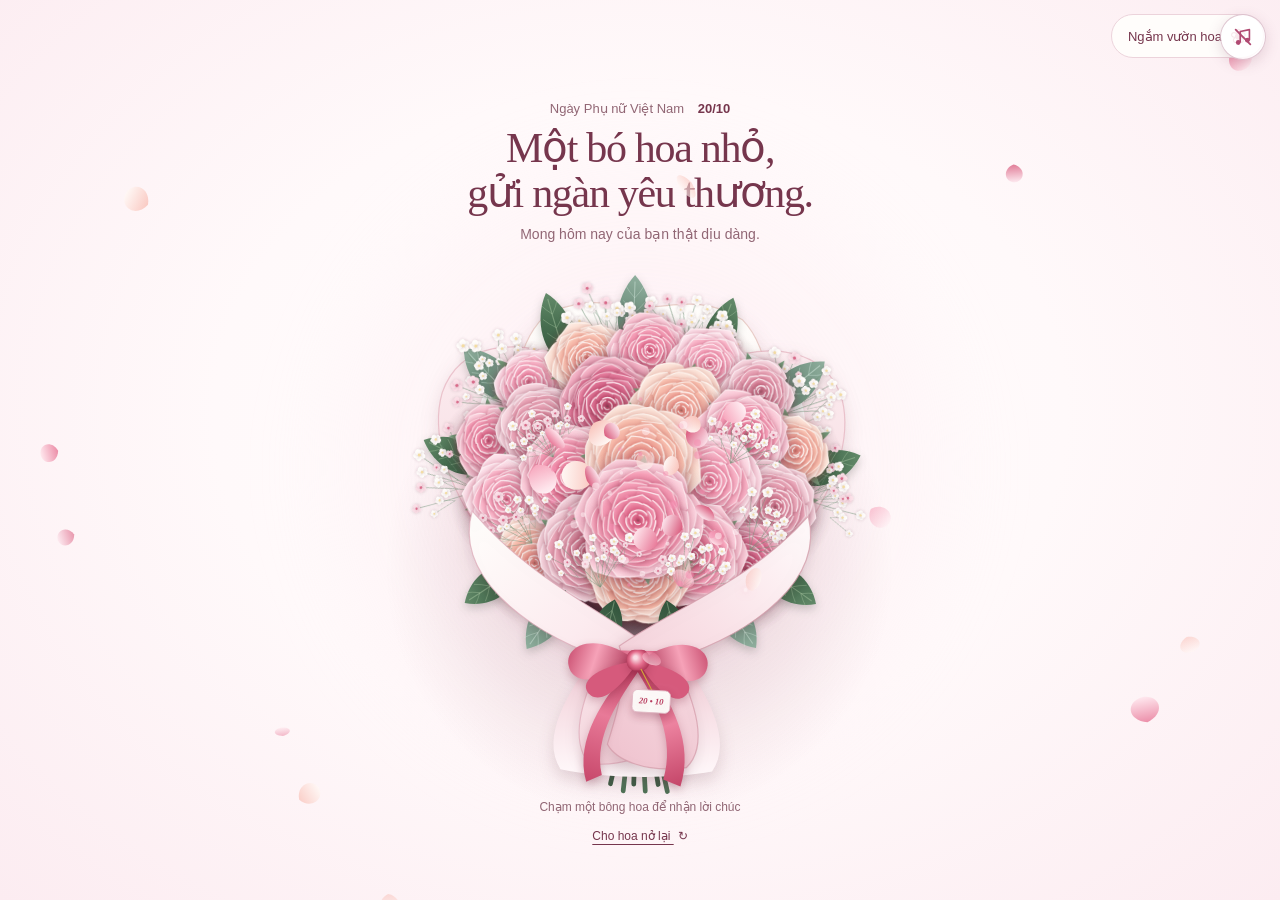
<file: index.html>
<!DOCTYPE html>
<html lang="vi">
<head>
  <meta charset="UTF-8">
  <meta name="viewport" content="width=device-width, initial-scale=1.0">
  <meta name="theme-color" content="#fff8fa">
  <meta name="description" content="Một bó hoa và tấm thiệp nhỏ, gửi những lời chúc dịu dàng nhân ngày Phụ nữ Việt Nam 20/10.">
  <title>Một bó hoa dành tặng bạn · 20/10</title>
  <link rel="stylesheet" href="./style.css">
  <script src="./script.js" defer></script>
  <script src="./card.js" defer></script>
  <script src="./album.js" defer></script>
</head>
<body>
  <main>
    <a class="garden-link" href="./garden.html">Ngắm vườn hoa <span aria-hidden="true">❀</span></a>
    <canvas id="ambientPetalsCanvas" aria-hidden="true"></canvas>
    <header class="greeting">
      <p class="occasion">Ngày Phụ nữ Việt Nam <span>20/10</span></p>
      <h1>Một bó hoa nhỏ,<br>gửi ngàn yêu thương.</h1>
      <p class="greeting-caption">Mong hôm nay của bạn thật dịu dàng.</p>
    </header>

    <div class="gift-layout">
      <section class="scene-column" aria-label="Hoa và những lời chúc 20/10">


        <div class="gift-visuals">
          <div class="bouquet-composition">
            <div id="bouquetStageWrapper" role="button" tabindex="0"
              aria-label="Bó hoa hồng. Nhấn Enter để nhận lời chúc; dùng phím mũi tên để chọn bông hoa."
              aria-describedby="bouquetHint">
              <canvas id="bouquetCanvas" aria-hidden="true"></canvas>
            </div>
            <button class="envelope-button" id="openCard" type="button" aria-haspopup="dialog" aria-controls="greetingCard" aria-expanded="false" hidden>
              <span class="envelope" aria-hidden="true"><span class="envelope-letter">Gửi bạn</span><span class="envelope-seal">♡</span></span>
              <span class="envelope-caption">Có một tấm thiệp cho bạn</span>
              <span class="envelope-action">Mở thiệp</span>
            </button>
          </div>

        </div>

        <footer class="scene-footer">
          <p id="bouquetHint" class="bouquet-hint">Chạm một bông hoa để nhận lời chúc</p>
          <p id="roseWish" class="rose-wish" role="status" aria-live="polite" aria-atomic="true"></p>
          <button class="text-button" id="replayBloom" type="button">Cho hoa nở lại <span aria-hidden="true">↻</span></button>
        </footer>
      </section>

      <dialog id="greetingCard" class="card-dialog" aria-labelledby="cardTitle">
        <div class="letter-paper">
          <button class="close-button" id="closeCard" type="button" aria-label="Đóng thiệp">×</button>
          <div id="cardReading">
            <div class="letter-date" aria-label="Ngày 20 tháng 10"><span>20</span><span class="date-stem" aria-hidden="true"></span><span>10</span></div>
            <p class="letter-recipient">Gửi <span id="cardRecipient">Bạn</span>,</p>
            <h2 id="cardTitle">Chúc bạn một ngày<br>thật nhiều yêu thương.</h2>
            <div class="letter-flower" aria-hidden="true">❀</div>
            <p id="cardMessage" class="letter-message"></p>
            <div class="letter-signoff"><p>Với thật nhiều thương mến,</p><p id="cardSender" class="letter-signature"></p></div>
            <div class="letter-fold" aria-hidden="true"></div>
            <div class="letter-actions"><button id="viewAlbum" class="text-button" type="button" aria-controls="memoryAlbum">Xem album kỷ niệm <span aria-hidden="true">♡</span></button><button id="editCard" class="text-button" type="button">Viết lời chúc riêng <span aria-hidden="true">✎</span></button></div>
          </div>
          <form id="cardEditor" hidden>
            <p class="editor-intro">Một tấm thiệp mang lời của bạn.</p>
            <h2 id="editorTitle" class="editor-title">Viết chút yêu thương</h2>
            <label for="recipientInput">Gửi đến</label>
            <input id="recipientInput" name="recipient" maxlength="60" required autocomplete="off">
            <label for="messageInput">Lời chúc 20/10</label>
            <textarea id="messageInput" name="message" rows="7" maxlength="1500" required></textarea>
            <label for="senderInput">Người gửi</label>
            <input id="senderInput" name="sender" maxlength="60" required autocomplete="off">
            <p class="editor-hint">Lời chúc được lưu trên trình duyệt này.</p>
            <div class="editor-actions"><button class="primary-button" type="submit">Lưu lời chúc</button><button class="text-button" id="cancelEdit" type="button">Hủy</button></div>
          </form>
          <p id="cardStatus" class="card-status" role="status" aria-live="polite"></p>
        </div>
      </dialog>
    </div>
    <section id="memoryAlbum" class="memory-album" aria-labelledby="albumTitle" hidden>
      <header class="album-heading">
        <p class="album-note">Một chút kỷ niệm, dành riêng cho bạn</p>
        <h2 id="albumTitle">Những khoảnh khắc thương yêu</h2>
        <button id="toggleAlbum" class="text-button" type="button" aria-expanded="false" aria-controls="albumPhotos">Xòe album <span aria-hidden="true">♡</span></button>
        <button id="editAlbum" class="text-button" type="button" aria-expanded="false" aria-controls="albumPhotos">Thay ảnh <span aria-hidden="true">✎</span></button>
      </header>
      <p id="albumEditHint" class="album-edit-hint" hidden>Chọn ảnh từ thiết bị của bạn, tối đa 20 MB mỗi ảnh. Ảnh được lưu trên trình duyệt này, không tự gửi sang thiết bị khác.</p>
      <p id="albumStatus" class="album-status" role="status" aria-live="polite" aria-atomic="true"></p>
      <div id="albumPhotos" class="album-photos">
        <figure class="portrait-card album-card">
          <div class="portrait-photo"><img src="./assets/album/ban-1.jpg" alt="Ảnh kỷ niệm thứ nhất của người nhận thiệp" width="768" height="1024" decoding="async"></div>
          <figcaption><span class="portrait-dedication">Một ngày đi làm đẹp.</span><span class="portrait-date">Khoảnh khắc đáng nhớ</span></figcaption>
          <div class="photo-actions" hidden>
            <button class="text-button change-photo" type="button" aria-label="Đổi ảnh thứ nhất">Đổi ảnh</button>
            <button class="text-button reset-photo" type="button" aria-label="Khôi phục ảnh thứ nhất" disabled>Ảnh ban đầu</button>
            <input class="photo-input" type="file" accept="image/*" aria-label="Chọn ảnh thứ nhất" hidden>
          </div>
        </figure>
        <figure class="portrait-card album-card">
          <div class="portrait-photo"><img src="./assets/album/ban-2.jpg" alt="Ảnh kỷ niệm thứ hai của người nhận thiệp" width="768" height="1024" decoding="async" loading="lazy"></div>
          <figcaption><span class="portrait-dedication">Hóa thân thiên thần.</span><span class="portrait-date">Một ngày đi chơi vui</span></figcaption>
          <div class="photo-actions" hidden>
            <button class="text-button change-photo" type="button" aria-label="Đổi ảnh thứ hai">Đổi ảnh</button>
            <button class="text-button reset-photo" type="button" aria-label="Khôi phục ảnh thứ hai" disabled>Ảnh ban đầu</button>
            <input class="photo-input" type="file" accept="image/*" aria-label="Chọn ảnh thứ hai" hidden>
          </div>
        </figure>
        <figure class="portrait-card album-card">
          <div class="portrait-photo"><img src="./assets/album/ban-3.jpg" alt="Ảnh kỷ niệm thứ ba của người nhận thiệp" width="768" height="1024" decoding="async" loading="lazy"></div>
          <figcaption><span class="portrait-dedication">Đi đâu cũng có nhau.</span><span class="portrait-date">Chuyến đi đáng nhớ</span></figcaption>
          <div class="photo-actions" hidden>
            <button class="text-button change-photo" type="button" aria-label="Đổi ảnh thứ ba">Đổi ảnh</button>
            <button class="text-button reset-photo" type="button" aria-label="Khôi phục ảnh thứ ba" disabled>Ảnh ban đầu</button>
            <input class="photo-input" type="file" accept="image/*" aria-label="Chọn ảnh thứ ba" hidden>
          </div>
        </figure>
        <figure class="portrait-card album-card">
          <div class="portrait-photo"><img src="./assets/album/ban-4.jpg" alt="Ảnh kỷ niệm thứ tư của người nhận thiệp" width="768" height="1024" decoding="async" loading="lazy"></div>
          <figcaption><span class="portrait-dedication">Nụ cười thật tươi.</span><span class="portrait-date">Ngày nắng đẹp</span></figcaption>
          <div class="photo-actions" hidden>
            <button class="text-button change-photo" type="button" aria-label="Đổi ảnh thứ tư">Đổi ảnh</button>
            <button class="text-button reset-photo" type="button" aria-label="Khôi phục ảnh thứ tư" disabled>Ảnh ban đầu</button>
            <input class="photo-input" type="file" accept="image/*" aria-label="Chọn ảnh thứ tư" hidden>
          </div>
        </figure>
        <figure class="portrait-card album-card">
          <div class="portrait-photo"><img src="./assets/album/ban-5.jpg" alt="Ảnh kỷ niệm thứ năm của người nhận thiệp" width="768" height="1024" decoding="async" loading="lazy"></div>
          <figcaption><span class="portrait-dedication">Bạn bè là nhất.</span><span class="portrait-date">Kỷ niệm của chúng ta</span></figcaption>
          <div class="photo-actions" hidden>
            <button class="text-button change-photo" type="button" aria-label="Đổi ảnh thứ năm">Đổi ảnh</button>
            <button class="text-button reset-photo" type="button" aria-label="Khôi phục ảnh thứ năm" disabled>Ảnh ban đầu</button>
            <input class="photo-input" type="file" accept="image/*" aria-label="Chọn ảnh thứ năm" hidden>
          </div>
        </figure>
        <figure class="portrait-card album-card">
          <div class="portrait-photo"><img src="./assets/album/ban-6.jpg" alt="Ảnh kỷ niệm thứ sáu của người nhận thiệp" width="768" height="1024" decoding="async" loading="lazy"></div>
          <figcaption><span class="portrait-dedication">Xinh lung linh luôn.</span><span class="portrait-date">Một ngày thật đẹp</span></figcaption>
          <div class="photo-actions" hidden>
            <button class="text-button change-photo" type="button" aria-label="Đổi ảnh thứ sáu">Đổi ảnh</button>
            <button class="text-button reset-photo" type="button" aria-label="Khôi phục ảnh thứ sáu" disabled>Ảnh ban đầu</button>
            <input class="photo-input" type="file" accept="image/*" aria-label="Chọn ảnh thứ sáu" hidden>
          </div>
        </figure>
        <figure class="portrait-card album-card">
          <div class="portrait-photo"><img src="./assets/album/ban-7.jpg" alt="Ảnh kỷ niệm thứ bảy của người nhận thiệp" width="768" height="1024" decoding="async" loading="lazy"></div>
          <figcaption><span class="portrait-dedication">Mặc áo đôi nè.</span><span class="portrait-date">Những ngày thật vui</span></figcaption>
          <div class="photo-actions" hidden>
            <button class="text-button change-photo" type="button" aria-label="Đổi ảnh thứ bảy">Đổi ảnh</button>
            <button class="text-button reset-photo" type="button" aria-label="Khôi phục ảnh thứ bảy" disabled>Ảnh ban đầu</button>
            <input class="photo-input" type="file" accept="image/*" aria-label="Chọn ảnh thứ bảy" hidden>
          </div>
        </figure>
      </div>
      <p class="album-footnote">Có những điều nhỏ, nhớ lại vẫn thấy vui.</p>
    </section>
    <noscript><p class="noscript-message">Bật JavaScript để ngắm hoa nở và mở thiệp 20/10 nhé.</p></noscript>
  </main>

  <!-- Nhạc nền: Tình Bạn Diệu Kỳ (file người dùng cung cấp). Phát khi chạm vào trang, có nút ♪ bật/tắt. -->
  <audio id="bgMusic" src="./assets/tinh-ban-dieu-ky.mp3" loop preload="auto" aria-hidden="true"></audio>
  <button id="musicToggle" type="button" aria-label="Bật nhạc nền" aria-pressed="false" title="Bật / tắt nhạc nền" style="position:fixed;top:14px;right:14px;z-index:60;width:46px;height:46px;border-radius:50%;border:1px solid rgba(160,90,120,.35);background:rgba(255,255,255,.85);box-shadow:0 4px 14px rgba(120,60,90,.18);cursor:pointer;display:flex;align-items:center;justify-content:center;padding:0">
    <svg width="22" height="22" viewBox="0 0 24 24" fill="none" aria-hidden="true"><path d="M9 18V6l10-2v11.5" stroke="#b04a72" stroke-width="1.8" stroke-linejoin="round"/><circle cx="6.8" cy="18" r="2.6" fill="#b04a72"/><circle cx="16.8" cy="15.5" r="2.6" fill="#b04a72"/><line id="musicSlash" x1="4" y1="4" x2="20" y2="20" stroke="#b04a72" stroke-width="2" stroke-linecap="round"/></svg>
  </button>
  <style>@keyframes musicPulse{0%,100%{transform:scale(1)}50%{transform:scale(1.09)}} #musicToggle.is-playing{animation:musicPulse 2.4s ease-in-out infinite}</style>
  <script>
    (() => {
      'use strict';
      const music = document.getElementById('bgMusic');
      const toggle = document.getElementById('musicToggle');
      const slash = document.getElementById('musicSlash');
      let fadeTimer = 0;
      let on = false;
      music.volume = 0;
      function reflect() {
        toggle.classList.toggle('is-playing', on);
        toggle.setAttribute('aria-pressed', String(on));
        toggle.setAttribute('aria-label', on ? 'Tắt nhạc nền' : 'Bật nhạc nền');
        if (on) { slash.setAttribute('hidden', ''); } else { slash.removeAttribute('hidden'); }
      }
      function fadeTo(target, done) {
        clearInterval(fadeTimer);
        fadeTimer = setInterval(() => {
          const d = target - music.volume;
          if (Math.abs(d) < 0.02) { music.volume = target; clearInterval(fadeTimer); if (done) done(); }
          else { music.volume = Math.min(1, Math.max(0, music.volume + d * 0.18)); }
        }, 90);
      }
      function play() { music.play().then(() => { on = true; fadeTo(0.45); reflect(); }).catch(() => {}); }
      function stop() { on = false; fadeTo(0, () => music.pause()); reflect(); }
      document.addEventListener('pointerdown', () => { if (!on) play(); }, { once: true });
      toggle.addEventListener('click', () => { if (on) { stop(); } else { play(); } });
      reflect();
      play(); // Mặc định mở nhạc: phát ngay khi mở trang (nếu trình duyệt chặn, lần chạm đầu tiên sẽ phát).
    })();
  </script>
</body>
</html>
</file>
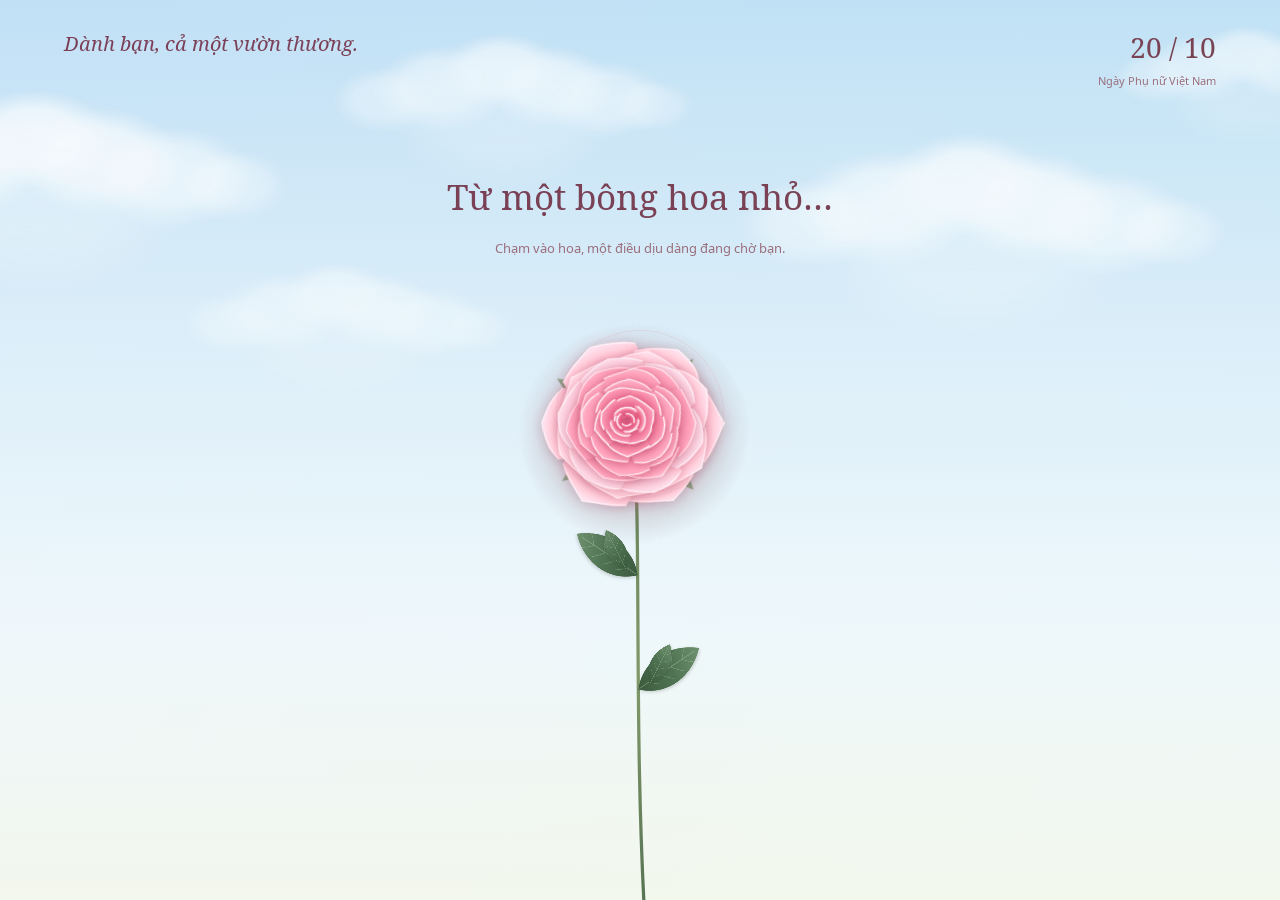
<file: garden.html>
<!DOCTYPE html>
<html lang="vi">
<head>
  <meta charset="UTF-8">
  <meta name="viewport" content="width=device-width, initial-scale=1.0">
  <meta name="theme-color" content="#bbdff5">
  <meta name="description" content="Chạm một bông hoa, đánh thức cả khu vườn và nhận một lời chúc dịu dàng ngày 20/10.">
  <title>Cả một vườn thương tặng bạn · 20/10</title>
  <link rel="preload" href="./assets/fonts/noto-serif-regular.woff2" as="font" type="font/woff2" crossorigin>
  <link rel="preload" href="./assets/fonts/noto-sans-regular.woff2" as="font" type="font/woff2" crossorigin>
  <style>
    @font-face {
      font-family: "Noto Serif";
      src: url("./assets/fonts/noto-serif-regular.woff2") format("woff2");
      font-style: normal; font-weight: 400; font-display: swap;
    }
    @font-face {
      font-family: "Noto Serif";
      src: url("./assets/fonts/noto-serif-italic.woff2") format("woff2");
      font-style: italic; font-weight: 400; font-display: swap;
    }
    @font-face {
      font-family: "Noto Sans";
      src: url("./assets/fonts/noto-sans-regular.woff2") format("woff2");
      font-style: normal; font-weight: 400; font-display: swap;
    }
    :root {
      color-scheme: light;
      --sky: #bbdff5;
      --ink: #703a50;
      --muted: #936779;
      --rose: #c66388;
      --leaf: #6c8b71;
      --paper: #fffdfc;
      --font-letter: "Noto Serif", serif;
      font-family: "Noto Sans", sans-serif;
      color: var(--ink);
      font-synthesis: none;
    }
    * { box-sizing: border-box; }
    [hidden] { display: none !important; }
    html, body { margin: 0; min-width: 280px; min-height: 100%; }
    body { background: var(--sky); -webkit-tap-highlight-color: transparent; }
    button { font: inherit; color: inherit; cursor: pointer; touch-action: manipulation; }
    button:focus-visible, input:focus-visible, textarea:focus-visible { outline: 2px solid var(--ink); outline-offset: 4px; }
    .garden {
      position: relative; min-height: 560px; height: 100svh; overflow: hidden;
      isolation: isolate;
      background: linear-gradient(180deg, #bbdff5 0%, #d8edf9 37%, #edf7fb 70%, #f2f7ec 100%);
    }
    .garden::after {
      content: ""; position: absolute; inset: 0; z-index: -2; pointer-events: none;
      background: radial-gradient(ellipse at 50% 110%, #d7e8caaa, transparent 58%);
      opacity: 0; transition: opacity 4s;
    }
    .garden.is-growing::after { opacity: 1; }
    .page-header {
      position: absolute; top: max(28px, env(safe-area-inset-top));
      left: clamp(24px, 5vw, 76px); right: clamp(24px, 5vw, 76px);
      display: flex; align-items: start; justify-content: space-between; gap: 24px;
      pointer-events: none;
    }
    .dedication { margin: 0; font: italic 20px/1.6 var(--font-letter); }
    .date { margin: 0; text-align: right; font-size: 11px; line-height: 1.7; color: var(--muted); }
    .date span { display: block; font: 28px/1.4 var(--font-letter); color: var(--ink); margin-bottom: 5px; }
    #flowers { position: absolute; inset: 0; z-index: -1; width: 100%; height: 100%; }
    .flower-button {
      position: absolute; left: 50%; top: 46%; transform: translate(-50%, -50%);
      width: 184px; height: 184px; border: 0; border-radius: 50%; background: transparent;
    }
    .flower-button::after {
      content: ""; position: absolute; inset: 8px; border: 1px solid #d69ab23b; border-radius: 50%;
      transition: transform .5s, border-color .5s;
    }
    .flower-button:hover::after { transform: scale(1.13); border-color: #c6638888; }
    .intro {
      position: absolute; left: 24px; right: 24px; top: 19%; text-align: center;
      transition: opacity .65s, transform .65s; pointer-events: none;
    }
    h1 { margin: 0; font: 400 clamp(25px, 3vw, 35px)/1.5 var(--font-letter); }
    .intro p { margin: 13px 0 0; font-size: 13px; line-height: 1.7; color: var(--muted); }
    .is-growing .intro { opacity: 0; transform: translateY(12px); }
    .progress {
      position: absolute; bottom: 36px; left: 20px; right: 20px; margin: 0;
      text-align: center; font: italic 17px/1.7 var(--font-letter);
      opacity: 0; transition: opacity .6s; pointer-events: none;
      text-shadow: 0 1px 12px #fff, 0 1px 8px #fff;
    }
    .is-growing:not(.is-ready) .progress { opacity: 1; }
    .garden-actions {
      position: absolute; bottom: max(24px, env(safe-area-inset-bottom)); left: 0; right: 0;
      display: flex; justify-content: center; flex-wrap: wrap; gap: 12px; padding: 0 16px;
    }
    .garden-actions button {
      border: 1px solid #dcb9c8; background: #fffdfcf2; border-radius: 30px;
      padding: 12px 20px; font-size: 12px; box-shadow: 0 3px 16px #76364d0c;
    }
    .garden-actions button:hover { background: #fae7ef; }
    dialog {
      width: min(480px, calc(100% - 36px)); max-height: calc(100svh - 36px);
      padding: 0; border: 0; overflow: auto; background: var(--paper); color: var(--ink);
      box-shadow: 0 24px 100px #69394d24, 0 2px 10px #69394d12;
      scrollbar-width: none;
      -ms-overflow-style: none;
    }
    dialog::-webkit-scrollbar { display: none; }
    dialog::backdrop { background: #eaf5fc3d; backdrop-filter: blur(3px); }
    dialog[open] { animation: unfold 1s cubic-bezier(.2,.8,.2,1) both; }
    .letter { position: relative; padding: 38px 42px 28px; text-align: center; }
    .letter::before { content: ""; position: absolute; inset: 10px; border: 1px solid #eed6e1; pointer-events: none; }
    .close-card { position: absolute; top: 15px; right: 16px; width: 34px; height: 34px; border: 0; background: transparent; font-size: 25px; }
    .letter-date { margin: 2px 0 20px; font: 24px/1.4 var(--font-letter); color: var(--rose); }
    .letter-date span { display: inline-block; width: 1px; height: 27px; background: #d9aec1; transform: rotate(24deg); margin: 0 15px -5px; }
    .letter-sprig { display: block; margin: 0 auto 17px; width: 75px; height: 55px; }
    .recipient { font: italic 17px/1.7 var(--font-letter); margin: 0 0 13px; }
    h2 { font: 400 clamp(26px, 5vw, 32px)/1.5 var(--font-letter); margin: 0 0 24px; text-wrap: balance; }
    .message { font-size: 14px; line-height: 1.95; margin: 0 0 15px; text-wrap: pretty; }
    .signature { margin: 24px 0; font: italic 17px/1.8 var(--font-letter); }
    .recipient, h2, .message, .signature { overflow-wrap: anywhere; }
    h2, .message, .signature { white-space: pre-wrap; }
    .letter-actions { display: flex; flex-wrap: wrap; justify-content: center; gap: 12px 20px; }
    .view-garden { position: relative; border: 0; border-bottom: 1px solid #cba1b2; padding: 7px 2px; background: transparent; font-size: 12px; }
    .card-editor { text-align: left; }
    .card-editor h2 { text-align: center; margin-bottom: 20px; font-size: 25px; }
    .card-editor label { display: block; margin: 16px 0 7px; font-size: 13px; }
    .card-editor input, .card-editor textarea {
      display: block; width: 100%; min-width: 0; padding: 10px 12px;
      border: 1px solid #dcb9c8; border-radius: 4px; background: #fff9fb;
      color: var(--ink); font: 16px/1.6 "Noto Sans", sans-serif;
    }
    .card-editor textarea { resize: vertical; }
    .editor-hint, .card-status { color: var(--muted); font-size: 12px; line-height: 1.7; }
    .card-status { margin: 0; }
    .card-status:not(:empty) { margin-top: 16px; }
    .editor-actions { display: flex; align-items: center; flex-wrap: wrap; gap: 20px; margin-top: 20px; }
    .save-card { border: 1px solid var(--ink); border-radius: 24px; padding: 11px 18px; background: var(--ink); color: var(--paper); font-size: 13px; }
    .noscript { position: absolute; top: 30%; left: 20px; right: 20px; text-align: center; line-height: 1.8; }
    @keyframes unfold { from { opacity: 0; transform: translateY(35px) rotate(-2deg) scale(.94); } to { opacity: 1; transform: none; } }
    @media (max-width: 600px) {
      .dedication { font-size: 18px; max-width: 150px; }
      .date { max-width: 130px; font-size: 10px; }
      .date span { font-size: 25px; }
      .letter { padding: 35px 26px 25px; }
      .intro { top: 18%; }
      h1 { font-size: clamp(23px, 5.8vw, 28px); }
    }
    @media (max-height: 600px) and (min-width: 600px) {
      .garden { min-height: 360px; }
      .intro { top: 38%; right: auto; width: 30%; text-align: left; }
      h1 { font-size: 24px; }
      .intro p { margin-top: 6px; }
      .page-header { top: 20px; }
    }
    @media (prefers-reduced-motion: reduce) {
      *, *::before, *::after { animation: none !important; transition: none !important; }
    }
  </style>
  <link rel="stylesheet" href="./sister-extra.css">
</head>
<body>
  <main class="garden" id="garden">
    <header class="page-header">
      <p class="dedication">Dành bạn, cả một vườn thương.</p>
      <p class="date"><span>20 / 10</span>Ngày Phụ nữ Việt Nam</p>
    </header>
    <canvas id="flowers" aria-hidden="true"></canvas>
    <button class="flower-button" id="bloom" type="button" aria-label="Chạm để cả vườn hoa nở" aria-describedby="introHint"></button>
    <div class="intro" id="intro">
      <h1>Từ một bông hoa nhỏ…</h1>
      <p id="introHint">Chạm vào hoa, một điều dịu dàng đang chờ bạn.</p>
    </div>
    <p class="progress" id="status" role="status" aria-live="polite" aria-atomic="true"></p>
    <nav class="garden-actions" id="actions" aria-label="Vườn hoa và thiệp" hidden>
      <button id="readCard" type="button" aria-haspopup="dialog" aria-controls="wishCard">Đọc lại thiệp</button>
      <button id="replay" type="button">Cho hoa nở lại</button>
    </nav>
    <dialog id="wishCard" aria-labelledby="cardTitle">
      <article class="letter">
        <button class="close-card" id="closeCard" type="button" aria-label="Đóng thiệp">×</button>
        <p class="letter-date">20<span aria-hidden="true"></span>10</p>
        <svg class="letter-sprig" viewBox="0 0 90 64" fill="none" aria-hidden="true">
          <path d="M45 59 Q41 40 46 21 M44 49 Q25 47 23 35 Q39 33 44 49 M44 40 Q60 39 65 28 Q51 28 44 40" stroke="#78947a" stroke-width="1.2" fill="#dfe9d9"/>
          <g fill="#ecc1d2" stroke="#c9789a" stroke-width=".6">
            <ellipse cx="39" cy="17" rx="8" ry="12" transform="rotate(-40 39 17)"/>
            <ellipse cx="52" cy="17" rx="8" ry="12" transform="rotate(40 52 17)"/>
            <ellipse cx="45" cy="15" rx="8" ry="12"/>
            <path d="M30 19 Q44 17 45 30 Q33 32 30 19 M60 19 Q46 17 45 30 Q58 32 60 19"/>
          </g>
        </svg>
        <div id="cardReading">
          <p class="recipient">Gửi <span id="cardRecipient">Bạn</span>,</p>
          <h2 id="cardTitle">Mong những điều đẹp đẽ<br>luôn nở bên bạn.</h2>
          <div id="cardMessage">
            <p class="message">Chúc bạn ngày 20/10 thật vui vẻ, lúc nào cũng tươi cười rạng rỡ và hạnh phúc ngập tràn như vườn hoa này.</p>
            <p class="message">Chúc bạn công việc thuận buồm xuôi gió, thành công nối tiếp thành công, niềm vui nhiều không đếm hết.</p>
            <p class="message">Cảm ơn bạn vì đã luôn ở bên, chia sẻ mọi vui buồn cùng mình. Mong tình bạn của chúng ta mãi bền lâu!</p>
          </div>
          <p class="signature" id="cardSignature">Thương bạn nhiều! — Mình ♡</p>
          <div class="letter-actions">
            <button class="view-garden" id="viewGarden" type="button" autofocus>Ngắm vườn hoa</button>
            <button class="view-garden" id="editCard" type="button">Viết lời chúc riêng</button>
          </div>
        </div>
        <form class="card-editor" id="cardEditor" hidden>
          <h2 id="editorTitle">Viết chút yêu thương</h2>
          <label for="recipientInput">Gửi đến</label>
          <input id="recipientInput" name="recipient" maxlength="60" required autocomplete="off">
          <label for="titleInput">Tiêu đề thiệp</label>
          <textarea id="titleInput" name="title" rows="2" maxlength="160" required></textarea>
          <label for="messageInput">Lời chúc 20/10</label>
          <textarea id="messageInput" name="message" rows="7" maxlength="3000" required></textarea>
          <label for="signatureInput">Chữ ký</label>
          <input id="signatureInput" name="signature" maxlength="120" required autocomplete="off">
          <p class="editor-hint">Lời chúc được lưu trên trình duyệt này. Cách một dòng để bắt đầu đoạn mới.</p>
          <div class="editor-actions">
            <button class="save-card" type="submit">Lưu lời chúc</button>
            <button class="view-garden" id="cancelEdit" type="button">Hủy</button>
          </div>
        </form>
        <p class="card-status" id="cardStatus" role="status" aria-live="polite"></p>
      </article>
    </dialog>
    <noscript><p class="noscript">Bật JavaScript để chạm vào hoa và mở thiệp nhé.<br>Chúc bạn ngày 20/10 bình an, rạng rỡ và tràn đầy yêu thương!</p></noscript>
  </main>
  <script src="./garden-botany.js"></script>
  <script src="./garden-card.js"></script>
  <script>
    (() => {
      'use strict';
      const garden = document.getElementById('garden');
      const canvas = document.getElementById('flowers');
      const ctx = canvas.getContext('2d');
      const bloomButton = document.getElementById('bloom');
      const card = document.getElementById('wishCard');
      const actions = document.getElementById('actions');
      const status = document.getElementById('status');
      const motion = matchMedia('(prefers-reduced-motion: reduce)');
      const TAU = Math.PI * 2;
      const clamp = n => Math.max(0, Math.min(1, n));
      const ease = n => 1 - Math.pow(1 - clamp(n), 3);
      let seed = 2010;
      const random = () => { seed = seed * 16807 % 2147483647; return (seed - 1) / 2147483646; };
      const { createRealisticRoseSprite, createRoseBudSprite, drawBotanicalLeaf } = window.GardenBotany;
      const paletteKeys = ['sweetBlush', 'pastelPink', 'creamPeach', 'pearlVintage', 'berryRomance', 'paleGreen', 'skyBlue', 'pearlWhite', 'sunflowerGold', 'royalViolet', 'vividOrange', 'fuchsiaPop'];
      // Bake the soft focus and bloom into the sprites once, keeping the live scene light.
      function softenPetals(source, logicalSize, radius) {
        const image = document.createElement('canvas');
        image.width = source.width; image.height = source.height;
        const c = image.getContext('2d');
        const pixelRatio = source.width / logicalSize;
        c.globalAlpha = .3;
        c.filter = `blur(${radius * .13 * pixelRatio}px) brightness(1.35)`;
        c.drawImage(source, 0, 0);
        c.globalAlpha = 1;
        c.filter = `blur(${radius * .009 * pixelRatio}px) brightness(1.06)`;
        c.drawImage(source, 0, 0);
        return image;
      }
      // Use the same layered roses as index.html, cached at the sizes used in this scene.
      // Fully open flowers need only one draw instead of repainting every petal each frame.
      function prepareRose(config) {
        const rose = createRealisticRoseSprite(config);
        rose.whorlCanvases = rose.whorlCanvases.map(layer => softenPetals(layer, rose.logicalSize, rose.radius));
        const openCanvas = document.createElement('canvas');
        openCanvas.width = rose.baseCanvas.width;
        openCanvas.height = rose.baseCanvas.height;
        const c = openCanvas.getContext('2d');
        c.drawImage(rose.baseCanvas, 0, 0);
        rose.whorlCanvases.forEach(layer => c.drawImage(layer, 0, 0));
        return { ...rose, openCanvas };
      }
      const sprites = paletteKeys.flatMap((paletteKey, i) => ['garden', 'classic', 'peony'].map((variety, j) => prepareRose({
        radius: 46, paletteKey, variety, seed: 2010 + i * 107 + j * 41,
        tiltX: (j - 1) * .65, tiltY: -.2 + (i % 5) * .08, hasDewdrop: j === 0
      })));
      const heroSprite = prepareRose({ radius: 86, paletteKey: 'sweetBlush', variety: 'garden', tiltX: -.22, tiltY: -.3, seed: 2010, hasDewdrop: true });
      const budSprites = paletteKeys.map(paletteKey => {
        const bud = createRoseBudSprite({ paletteKey });
        return { ...bud, canvas: softenPetals(bud.canvas, bud.logicalSize, bud.radius) };
      });
      const leafCanvas = document.createElement('canvas');
      leafCanvas.width = 300; leafCanvas.height = 200;
      const leafContext = leafCanvas.getContext('2d');
      leafContext.scale(2, 2);
      drawBotanicalLeaf(leafContext, 20, 50, 0, 100, 31);
      // Soft cloud puffs are painted once, then drift behind the flowers.
      const cloudCanvas = document.createElement('canvas');
      cloudCanvas.width = 720; cloudCanvas.height = 360;
      const cloudContext = cloudCanvas.getContext('2d');
      const cloudPuffs = [
        [125, 164, 92, .52], [225, 143, 119, .67], [333, 112, 104, .81],
        [420, 141, 111, .75], [519, 163, 108, .61], [600, 174, 75, .43],
        [340, 183, 219, .3]
      ];
      cloudPuffs.forEach(([x, y, radius, opacity]) => {
        cloudContext.save(); cloudContext.translate(x, y); cloudContext.scale(1, .64);
        const puff = cloudContext.createRadialGradient(0, -radius * .12, radius * .16, 0, 0, radius);
        puff.addColorStop(0, `rgba(255,255,255,${opacity})`);
        puff.addColorStop(.48, `rgba(255,255,255,${opacity * .87})`);
        puff.addColorStop(.8, `rgba(255,255,255,${opacity * .3})`);
        puff.addColorStop(1, 'rgba(255,255,255,0)');
        cloudContext.fillStyle = puff; cloudContext.beginPath(); cloudContext.arc(0, 0, radius, 0, TAU); cloudContext.fill();
        cloudContext.restore();
      });
      const clouds = [
        { x: .04, y: .17, size: .42, opacity: .82, speed: 2.7 },
        { x: .4, y: .09, size: .32, opacity: .67, speed: 3.8 },
        { x: .77, y: .22, size: .43, opacity: .78, speed: 2.2 },
        { x: .27, y: .34, size: .29, opacity: .52, speed: 4.1 },
        { x: .98, y: .07, size: .25, opacity: .59, speed: 3.1 }
      ];
      const whorlDelays = [0, .12, .24, .34];
      const closedScales = [.44, .36, .28, .38];
      const twistAngles = [.52, -.78, 1.05, -1.35];
      const flowers = [];
      // Distant flowers are smaller and paler; foreground flowers grow taller and fuller.
      for (let row = 0; row < 5; row++) {
        const count = 24 + row * 2;
        for (let i = 0; i < count; i++) {
          const x = (i + random()) / count;
          flowers.push({
            x, y: .49 + row * .092 + (random() - .5) * .22, depth: row,
            radius: 17 + row * 5 + random() * 15,
            stem: .18 + random() * .22,
            bend: (random() - .5) * 65,
            phase: random() * TAU, rotation: (random() - .5) * .9,
            sprite: Math.floor(random() * sprites.length),
            delay: .3 + Math.abs(x - .5) * 4.2 + row * .36 + random() * .9,
            alpha: .6 + row * .1, tilt: .8 + random() * .2,
            offsetX: 0, offsetY: 0, hover: 0
          });
        }
      }
      // Keep some flowers as closed buds, scattered through all five depth layers.
      for (let i = 0; i < 20; i++) {
        const row = Math.floor(i / 4);
        flowers.push({
          x: (i % 4 + .25 + random() * .5) / 4,
          y: .45 + row * .087 + (random() - .5) * .065,
          depth: row, radius: 13 + row * 2.5 + random() * 4,
          stem: .2 + random() * .15, bend: (random() - .5) * 45,
          phase: random() * TAU, rotation: (random() - .5) * .5,
          bud: true, sprite: i * 3 % budSprites.length,
          delay: .6 + random() * 2.4 + row * .4,
          alpha: .75 + row * .06, tilt: 1,
          offsetX: 0, offsetY: 0, hover: 0
        });
      }
      flowers.sort((a, b) => a.depth - b.depth);
      const petals = Array.from({ length: 18 }, () => ({ x: random(), y: random(), phase: random() * TAU, size: 3 + random() * 4, speed: 9 + random() * 12 }));
      const hero = { x: .5, y: .46, radius: 76, stem: .25, bend: 5, phase: 0, rotation: -.15, tilt: .95, offsetX: 0, offsetY: 0, hover: 0 };
      const pointer = { x: -1000, y: -1000 };
      let width = 0, height = 0, scale = 1, frame = 0, lastFrame = 0;
      let sceneTime = 0;
      let state = 'idle', started = 0, pausedAt = 0;

      function leaf(x, y, direction, size, flutter) {
        ctx.save(); ctx.translate(x, y); ctx.scale(direction, 1); ctx.rotate(-.58 + flutter);
        ctx.drawImage(leafCanvas, -size * .2, -size * .5, size * 1.5, size);
        ctx.restore();
      }

      function drawFlower(f, growth, time, smoothing, isHero = false) {
        if (growth <= 0) return;
        const p = ease(growth);
        const x = f.x * width;
        const targetY = f.y * height;
        const root = Math.max(height * 1.04, targetY + f.stem * height);
        const y = root - (root - targetY) * p;
        // A traveling breeze bends taller stems more, with a small individual flutter.
        const wind = motion.matches ? 0 : Math.sin(time * .00125 + f.x * 4.5) * .72 + Math.sin(time * .002 + f.phase) * .28;
        const lean = wind * (isHero ? .06 : .048);
        const sway = Math.sin(lean) * (root - y) * p;
        const r = f.radius * scale;
        const dx = x - pointer.x, dy = y - pointer.y;
        const distance = Math.hypot(dx, dy);
        const proximity = !motion.matches && !card.open ? clamp(1 - distance / (r * 2.3)) : 0;
        f.offsetX += ((dx / (distance || 1)) * proximity * r * .13 - f.offsetX) * smoothing;
        f.offsetY += ((dy / (distance || 1)) * proximity * r * .08 - f.offsetY) * smoothing;
        f.hover += (proximity - f.hover) * smoothing;
        const headX = x + sway + f.offsetX;
        const headY = y + (1 - Math.cos(lean)) * (root - y) + f.offsetY;
        const baseX = x + f.bend * scale;
        const controlX1 = x - f.bend * scale + sway * .15;
        const controlY1 = root - (root - headY) * .4;
        const controlX2 = headX + 8 * scale + sway * .12;
        const controlY2 = headY + (root - headY) * .22;
        ctx.save(); ctx.globalAlpha = isHero ? 1 : Math.min(1, f.alpha) * clamp(growth * 3);
        const stemColor = ctx.createLinearGradient(baseX - 2, root, headX + 2, headY);
        stemColor.addColorStop(0, '#46664c'); stemColor.addColorStop(.5, '#789265'); stemColor.addColorStop(1, '#587b53');
        ctx.strokeStyle = stemColor;
        ctx.lineWidth = isHero ? 2.8 * scale : Math.max(1, r * .05);
        ctx.lineCap = 'round';
        ctx.beginPath(); ctx.moveTo(baseX, root);
        ctx.bezierCurveTo(controlX1, controlY1, controlX2, controlY2, headX, headY);
        ctx.stroke();
        if (growth > .15) {
          // Attach each leaf to the actual curved stem so the whole plant moves together.
          (isHero ? [.42, .64] : [.38, .64]).forEach((t, i) => {
            const u = 1 - t;
            const lx = u ** 3 * baseX + 3 * u * u * t * controlX1 + 3 * u * t * t * controlX2 + t ** 3 * headX;
            const ly = u ** 3 * root + 3 * u * u * t * controlY1 + 3 * u * t * t * controlY2 + t ** 3 * headY;
            const length = r * (isHero ? .85 : .95) * p;
            leaf(lx, ly, i ? -1 : 1, length, wind * .085);
            if (isHero) leaf(lx + (i ? -10 : 10) * scale, ly - 5 * scale, i ? -1 : 1, length * .6, -.5 + wind * .09);
          });
        }
        ctx.translate(headX, headY);
        ctx.rotate(f.rotation + wind * .095 + f.offsetX * .003);
        const breath = motion.matches ? 1 : 1 + Math.sin(time * .0014 + f.phase) * .008;
        ctx.scale(breath * (1 + f.hover * .04), f.tilt * breath * (1 + f.hover * .04));
        if (f.bud) {
          const bud = budSprites[f.sprite];
          const size = bud.logicalSize * r / bud.radius;
          ctx.scale(.4 + p * .6, .4 + p * .6);
          ctx.drawImage(bud.canvas, -size / 2, -size / 2, size, size);
          ctx.restore();
          return;
        }
        const rose = isHero ? heroSprite : sprites[f.sprite];
        const size = rose.logicalSize * r / rose.radius;
        if (growth >= 1) {
          ctx.drawImage(rose.openCanvas, -size / 2, -size / 2, size, size);
        } else {
          ctx.save(); ctx.scale(.5 + p * .5, .5 + p * .5);
          ctx.drawImage(rose.baseCanvas, -size / 2, -size / 2, size, size); ctx.restore();
          rose.whorlCanvases.forEach((layer, i) => {
            const open = ease((growth - whorlDelays[i]) / (1 - whorlDelays[i]));
            const unfurl = closedScales[i] + (1 - closedScales[i]) * open;
            ctx.save(); ctx.rotate((1 - open) * twistAngles[i]);
            ctx.scale(unfurl, unfurl * (.78 + open * .22));
            ctx.drawImage(layer, -size / 2, -size / 2, size, size); ctx.restore();
          });
        }
        ctx.restore();
      }

      function drawPetals(elapsed, time) {
        ctx.save();
        petals.forEach(petal => {
          const x = ((petal.x * width + time * .009 + Math.sin(time * .0006 + petal.phase) * 35) % (width + 60)) - 30;
          const y = ((petal.y * height + time * petal.speed * .001) % (height + 60)) - 30;
          ctx.save(); ctx.globalAlpha = Math.min(elapsed / 3, 1) * .55;
          ctx.translate(x, y); ctx.rotate(petal.phase + time * .0007);
          ctx.scale(.55 + Math.abs(Math.sin(time * .001 + petal.phase)) * .45, 1);
          const color = ctx.createLinearGradient(0, -petal.size, 0, petal.size);
          color.addColorStop(0, '#fff3f7'); color.addColorStop(1, '#d887a6'); ctx.fillStyle = color;
          ctx.beginPath(); ctx.moveTo(0, -petal.size);
          ctx.bezierCurveTo(petal.size * 1.3, -petal.size, petal.size * .8, petal.size * .8, 0, petal.size);
          ctx.bezierCurveTo(-petal.size, petal.size * .2, -petal.size * .6, -petal.size * .9, 0, -petal.size);
          ctx.fill(); ctx.restore();
        });
        ctx.restore();
      }

      function drawClouds(time) {
        ctx.save();
        clouds.forEach(cloud => {
          const cloudWidth = Math.max(240, width * cloud.size);
          const travel = width + cloudWidth * 2;
          const x = ((cloud.x * width + time * cloud.speed * .001 + cloudWidth) % travel) - cloudWidth;
          const y = height * cloud.y;
          ctx.globalAlpha = cloud.opacity;
          ctx.drawImage(cloudCanvas, x - cloudWidth * .5, y - cloudWidth * .18, cloudWidth, cloudWidth * cloudCanvas.height / cloudCanvas.width);
        });
        ctx.restore();
      }

      function openCard() {
        if (!card.open) card.showModal();
      }
      function finish() {
        state = 'ready'; garden.classList.add('is-ready'); actions.hidden = false;
        status.textContent = 'Cả vườn hoa đã nở. Một tấm thiệp dành tặng bạn.';
        openCard();
      }
      function draw(time) {
        frame = 0;
        const delta = lastFrame ? Math.min(50, time - lastFrame) : 16.67;
        lastFrame = time;
        if (!motion.matches) sceneTime += delta;
        const smoothing = motion.matches ? 1 : 1 - Math.exp(-delta / 140);
        ctx.clearRect(0, 0, width, height);
        drawClouds(sceneTime);
        const elapsed = state === 'idle' ? 0 : (time - started) / 1000;
        const instant = motion.matches && state !== 'idle';
        if (state !== 'idle') {
          flowers.forEach(f => drawFlower(f, state === 'ready' || instant ? 1 : clamp((elapsed - f.delay) / 1.9), sceneTime, smoothing));
        }
        drawFlower(hero, state === 'idle' ? .72 : state === 'ready' || instant ? 1 : .72 + .28 * clamp(elapsed / 1.8), sceneTime, smoothing, true);
        if (state !== 'idle' && !motion.matches) drawPetals(elapsed, sceneTime);
        if (state === 'growing' && (instant || elapsed >= 6.8)) finish();
        if (!motion.matches && !document.hidden) frame = requestAnimationFrame(draw);
      }
      function render() {
        cancelAnimationFrame(frame);
        if (!document.hidden) frame = requestAnimationFrame(draw);
      }
      garden.addEventListener('pointermove', event => {
        if (event.pointerType !== 'mouse' || motion.matches) return;
        const rect = garden.getBoundingClientRect();
        pointer.x = event.clientX - rect.left; pointer.y = event.clientY - rect.top;
      });
      garden.addEventListener('pointerleave', () => { pointer.x = pointer.y = -1000; });
      function resize() {
        const rect = garden.getBoundingClientRect();
        width = rect.width; height = rect.height;
        scale = Math.min(1.22, Math.max(.68, width / 1100));
        const dpr = Math.min(devicePixelRatio || 1, 2);
        canvas.width = Math.round(width * dpr); canvas.height = Math.round(height * dpr);
        ctx.setTransform(dpr, 0, 0, dpr, 0, 0); render();
      }
      function start() {
        if (state !== 'idle') return;
        state = 'growing'; started = performance.now();
        garden.classList.add('is-growing'); bloomButton.hidden = true;
        document.getElementById('intro').setAttribute('aria-hidden', 'true');
        status.textContent = 'Từ một bông hoa, cả khu vườn đang thức giấc…'; render();
      }
      function closeCard() { card.close(); }
      bloomButton.addEventListener('click', start);
      document.getElementById('readCard').addEventListener('click', openCard);
      document.getElementById('closeCard').addEventListener('click', closeCard);
      document.getElementById('viewGarden').addEventListener('click', closeCard);
      card.addEventListener('close', () => document.getElementById('readCard').focus({ preventScroll: true }));
      document.getElementById('replay').addEventListener('click', () => {
        state = 'idle'; garden.classList.remove('is-growing', 'is-ready');
        actions.hidden = true; bloomButton.hidden = false; status.textContent = '';
        document.getElementById('intro').removeAttribute('aria-hidden');
        bloomButton.focus({ preventScroll: true }); render();
      });
      document.addEventListener('visibilitychange', () => {
        if (document.hidden) { pausedAt = performance.now(); cancelAnimationFrame(frame); frame = 0; lastFrame = 0; }
        else { if (pausedAt && state === 'growing') started += performance.now() - pausedAt; pausedAt = 0; render(); }
      });
      motion.addEventListener('change', render);
      new ResizeObserver(resize).observe(garden);
      resize();
    })();
  </script>
  <!-- Nhạc nền: Mashup Me Yeu x Uoc Mo Cua Me (file nguoi dung cung cap). Phat khi cham vao hoa. -->
  <audio id="bgMusic" src="./assets/tinh-ban-dieu-ky.mp3" loop preload="auto" aria-hidden="true"></audio>
  <button id="musicToggle" type="button" aria-label="Bật nhạc nền" aria-pressed="false" title="Bật / tắt nhạc nền" style="position:fixed;top:14px;right:14px;z-index:60;width:46px;height:46px;border-radius:50%;border:1px solid rgba(160,90,120,.35);background:rgba(255,255,255,.85);box-shadow:0 4px 14px rgba(120,60,90,.18);cursor:pointer;display:flex;align-items:center;justify-content:center;padding:0" hidden>
    <svg width="22" height="22" viewBox="0 0 24 24" fill="none" aria-hidden="true"><path d="M9 18V6l10-2v11.5" stroke="#b04a72" stroke-width="1.8" stroke-linejoin="round"/><circle cx="6.8" cy="18" r="2.6" fill="#b04a72"/><circle cx="16.8" cy="15.5" r="2.6" fill="#b04a72"/><line id="musicSlash" x1="4" y1="4" x2="20" y2="20" stroke="#b04a72" stroke-width="2" stroke-linecap="round"/></svg>
  </button>
  <style>@keyframes musicPulse{0%,100%{transform:scale(1)}50%{transform:scale(1.09)}} #musicToggle.is-playing{animation:musicPulse 2.4s ease-in-out infinite}</style>
  <script>
    (() => {
      'use strict';
      const music = document.getElementById('bgMusic');
      const toggle = document.getElementById('musicToggle');
      const slash = document.getElementById('musicSlash');
      let fadeTimer = 0;
      let on = false;
      music.volume = 0;
      function reflect() {
        toggle.classList.toggle('is-playing', on);
        toggle.setAttribute('aria-pressed', String(on));
        toggle.setAttribute('aria-label', on ? 'Tắt nhạc nền' : 'Bật nhạc nền');
        if (on) { slash.setAttribute('hidden', ''); } else { slash.removeAttribute('hidden'); }
      }
      function fadeTo(target, done) {
        clearInterval(fadeTimer);
        fadeTimer = setInterval(() => {
          const d = target - music.volume;
          if (Math.abs(d) < 0.02) { music.volume = target; clearInterval(fadeTimer); if (done) done(); }
          else { music.volume = Math.min(1, Math.max(0, music.volume + d * 0.18)); }
        }, 90);
      }
      function play() { music.play().then(() => { on = true; toggle.hidden = false; fadeTo(0.45); reflect(); }).catch(() => {}); }
      function stop() { on = false; fadeTo(0, () => music.pause()); reflect(); }
      document.getElementById('bloom').addEventListener('click', () => { if (!on) play(); });
      document.addEventListener('pointerdown', () => { if (!on) play(); }, { once: true });
      toggle.addEventListener('click', () => { if (on) { stop(); } else { play(); } });
      reflect();
      play(); // Mặc định mở nhạc: phát ngay khi mở trang (nếu trình duyệt chặn, lần chạm đầu tiên sẽ phát).
    })();
  </script>

  <!-- Sister extra animation pack -->
  <div class="sky-shimmer" aria-hidden="true"></div>
  <div class="sister-petals" id="sisterPetals" aria-hidden="true"></div>
  <div class="sister-titles" id="sisterTitles" aria-hidden="true">
    <p class="st-line1"><span id="stLine1"></span></p>
    <p class="st-line2"><span id="stLine2"></span></p>
  </div>
  <div class="butterfly bf1" aria-hidden="true"><span class="wing w1"></span><span class="wing w2"></span></div>
  <div class="butterfly bf2" aria-hidden="true"><span class="wing w1"></span><span class="wing w2"></span></div>
  <div id="sisterFx" aria-hidden="true"></div>
  <script src="./sister-extra.js"></script>
</body>
</html>
</file>
<file: style.css>
:root {
  --paper: #fffdfb;
  --blush: #fff8fa;
  --rose: #c7637d;
  --ink: #76364d;
  --muted: #916674;
  --line: #ecd3db;
  --bouquet-size: clamp(210px, calc(100dvh - 300px), 560px);
  color: var(--ink);
  font-family: "Segoe UI", Arial, sans-serif;
  font-synthesis: none;
}
* { box-sizing: border-box; }
[hidden] { display: none !important; }
html, body { margin: 0; min-width: 320px; min-height: 100%; }
body {
  background: radial-gradient(ellipse at 50% 46%, #fffdfd 0%, #fff9fa 47%, #fcecf1 100%);
  -webkit-tap-highlight-color: transparent;
}
button, input, textarea { font: inherit; }
button { color: inherit; cursor: pointer; touch-action: manipulation; }
button:focus-visible, a:focus-visible, [tabindex]:focus-visible, input:focus-visible, textarea:focus-visible {
  outline: 2px solid var(--ink); outline-offset: 5px;
}
main {
  min-height: 100vh; min-height: 100dvh;
  display: grid; align-content: center;
  position: relative; isolation: isolate;
  padding: max(72px, calc(env(safe-area-inset-top) + 64px)) clamp(16px, 3vw, 48px) max(16px, env(safe-area-inset-bottom));
}
.garden-link {
  position: absolute; top: max(14px, env(safe-area-inset-top));
  right: max(16px, env(safe-area-inset-right)); z-index: 4;
  display: inline-flex; align-items: center; gap: 8px;
  min-height: 44px; padding: 10px 16px; border: 1px solid var(--line); border-radius: 24px;
  background: var(--paper); color: var(--ink); font-size: 13px; text-decoration: none;
}
.garden-link:hover { background: #fae7ef; }
.garden-link span { color: var(--rose); font-size: 20px; line-height: 1; }
.gift-layout {
  width: min(100%, 1040px); margin-inline: auto;
  display: grid; grid-template-columns: minmax(0, 1fr); align-items: start;
  gap: 32px clamp(28px, 4vw, 60px);
}
.scene-column { min-width: 0; display: flex; flex-direction: column; align-items: center; }
.gift-visuals {
  width: 100%; margin: 4px auto 0; display: grid; place-items: center;
}
.portrait-card {
  position: relative; min-width: 0; width: 100%; max-width: 275px;
  justify-self: center; margin: 0; padding: 10px 10px 0;
  background: var(--paper); border: 1px solid #ecd3db99;
  box-shadow: 0 14px 40px #76364d10, 0 2px 7px #76364d08;
  transform-origin: top left;
}
.portrait-photo { overflow: hidden; aspect-ratio: 3 / 4; background: #f3e4e5; }
.portrait-photo img { display: block; width: 100%; height: 100%; object-fit: cover; object-position: center; }
.portrait-card figcaption { padding: 19px 6px 20px; text-align: center; }
.portrait-dedication { display: block; font: italic clamp(16px, 1.6vw, 21px)/1.45 "Palatino Linotype", Georgia, serif; text-wrap: pretty; }
.portrait-date { display: block; color: var(--muted); margin-top: 11px; font-size: 10px; line-height: 1.6; }
main::before {
  content: ''; position: absolute; left: 50%; top: 52%; z-index: -1;
  width: min(90vw, 700px); aspect-ratio: 1;
  transform: translate(-50%, -50%); border-radius: 50%;
  background: radial-gradient(circle, rgba(252, 210, 223, .45), rgba(254, 235, 242, .16) 57%, transparent 73%);
  filter: blur(26px); pointer-events: none;
}
.greeting { width: fit-content; max-width: 100%; margin: 0 auto 8px; transform-origin: top left; position: relative; z-index: 1; text-align: center; }
.occasion { margin: 0 0 10px; font-size: 13px; color: var(--muted); }
.occasion span { margin-left: 10px; color: var(--ink); font-weight: 600; }
h1, h2, .letter-recipient { font-family: "Palatino Linotype", "Book Antiqua", Palatino, Georgia, serif; font-weight: 400; }
h1 { margin: 0; font-size: clamp(28px, 3.4vw, 42px); line-height: 1.08; letter-spacing: -1.3px; }
.greeting-caption { font-size: 14px; color: var(--muted); margin: 10px 0 0; }
.bouquet-composition {
  position: relative; min-width: 0; margin: -12px auto -8px;
  width: min(100%, var(--bouquet-size));
  transform-origin: top left;
}
#bouquetStageWrapper {
  position: relative; width: 100%; aspect-ratio: 1; border-radius: 45%;
  cursor: pointer; touch-action: manipulation;
  animation: bouquet-entrance 1.15s cubic-bezier(.16, 1, .3, 1) both;
}
#bouquetCanvas { width: 100%; height: 100%; display: block; }
.envelope-button {
  position: absolute; right: 8px; top: 66%; width: clamp(126px, 29%, 164px);
  padding: 0; border: 0; background: transparent; text-align: center;
  transform: rotate(-7deg); animation: envelope-arrival .8s cubic-bezier(.2,.8,.2,1) both;
}
.envelope {
  position: relative; display: block; width: 106px; height: 72px; margin: 0 auto 12px;
  background: #f5d9e2; border: 1px solid #e3b5c4; border-radius: 2px 2px 5px 5px;
  box-shadow: 0 8px 18px #76364d18;
}
.envelope::before {
  content: ''; position: absolute; inset: 0; z-index: 2;
  background: linear-gradient(32deg, #f9e6ec 49%, transparent 50%) left / 51% 100% no-repeat,
              linear-gradient(-32deg, #f5dfe7 49%, transparent 50%) right / 51% 100% no-repeat;
  border-radius: inherit;
}
.envelope::after {
  content: ''; position: absolute; inset: -1px -1px 0; z-index: 3;
  background: #fcebf0; clip-path: polygon(0 0, 100% 0, 50% 61%);
  transform-origin: top; transition: transform .4s ease;
}
.envelope-letter {
  position: absolute; inset: -11px 9px 9px; padding: 12px 0 0;
  background: var(--paper); border: 1px solid var(--line);
  font-family: Georgia, serif; font-style: italic; font-size: 13px;
  transition: transform .4s ease;
}
.envelope-seal {
  position: absolute; left: calc(50% - 12px); top: 28px; z-index: 4;
  width: 24px; height: 24px; border-radius: 50%; background: #b85575;
  color: #fff6f8; font: 19px/24px Georgia, serif; box-shadow: 0 2px 3px #76364d22;
}
.envelope-caption, .envelope-action { display: block; font-size: 11px; line-height: 1.5; }
.envelope-caption { color: var(--muted); }
.envelope-action { font-size: 13px; text-decoration: underline; text-underline-offset: 4px; margin-top: 3px; }
@media (hover: hover) {
  .envelope-button:hover .envelope-letter { transform: translateY(-7px); }
  .envelope-button:hover .envelope::after { transform: rotateX(35deg); }
}
.scene-footer { transform-origin: top left; width: min(100%, 540px); margin-top: 6px; text-align: center; position: relative; z-index: 1; }
.bouquet-hint { font-size: 12px; color: var(--muted); margin: 0; }
.rose-wish { font: italic 17px/1.6 Georgia, serif; margin: 6px auto 2px; max-width: 440px; min-height: 54px; text-wrap: pretty; }
.rose-wish:empty { min-height: 0; margin: 0; }
.rose-wish.is-new { animation: wish-arrival .4s ease both; }
.text-button { border: 0; background: transparent; padding: 12px 8px; font-size: 12px; text-decoration: underline; text-underline-offset: 4px; }
.text-button span { display: inline-block; margin-left: 4px; text-decoration: none; }
#replayBloom { margin-top: 3px; }
#ambientPetalsCanvas { position: fixed; inset: 0; width: 100%; height: 100%; display: block; pointer-events: none; z-index: 2; }
.card-dialog {
  position: relative; z-index: 3; inset: auto; justify-self: center; align-self: start;
  width: min(100%, 620px); min-width: 0; max-width: none; max-height: none; margin: 0;
  padding: 0; border: 0; border-radius: 5px; color: var(--ink);
  background: var(--paper); box-shadow: 0 20px 70px #76364d14, 0 2px 8px #76364d0d;
  overflow: visible; scroll-margin-block: 24px;
}
.card-dialog[open] { animation: letter-open .45s .4s cubic-bezier(.16,1,.3,1) both; }
.letter-paper { position: relative; padding: 18px 30px 10px; background: linear-gradient(90deg, transparent 49.7%, #eedde33b 50%, transparent 50.3%), var(--paper); }
.letter-paper::before { content: ''; position: absolute; inset: 10px; border: 1px solid #ecd3db99; border-radius: 2px; pointer-events: none; }
.close-button { position: absolute; right: 15px; top: 14px; z-index: 1; width: 36px; height: 36px; background: transparent; border: 0; border-radius: 50%; font-size: 25px; font-weight: 300; }
.close-button:hover { background: #f9eaf0; }
.letter-date { display: flex; align-items: center; justify-content: center; gap: 13px; font: 28px/1.1 Georgia, serif; color: var(--rose); margin: 0 0 10px; }
.date-stem { width: 1px; height: 32px; background: var(--line); transform: rotate(25deg); }
.letter-recipient { margin: 0 0 10px; font-size: 19px; overflow-wrap: anywhere; }
#cardTitle { margin: 0; font-size: 31px; line-height: 1.2; letter-spacing: -.6px; }
.letter-flower { text-align: center; font: 29px/1 Georgia, serif; color: var(--rose); margin: 6px 0 8px; }
.letter-message { white-space: pre-wrap; overflow-wrap: anywhere; font-size: 14px; line-height: 1.65; margin: 0; }
.message-paragraph { display: block; }
.message-paragraph + .message-paragraph { margin-top: 12px; }
.letter-signoff { margin-top: 10px; text-align: right; }
.letter-signoff > p:first-child { margin: 0 0 3px; font-size: 12px; color: var(--muted); }
.letter-signature { font: italic 23px/1.4 "Palatino Linotype", Georgia, serif; margin: 0; overflow-wrap: anywhere; }
.letter-fold { height: 1px; margin: 8px -30px 2px; background: #ecd3db77; box-shadow: 0 1px 2px #76364d08; }
.letter-actions { text-align: center; }
.letter-actions .text-button { padding-block: 8px; }
.card-status { font-size: 12px; color: var(--muted); text-align: center; margin: 0; line-height: 1.6; }
.card-status:not(:empty) { padding: 8px 0; }
.editor-intro { margin: 10px 0; font-size: 12px; color: var(--muted); }
.editor-title { font-size: 27px; line-height: 1.2; margin: 0 0 26px; }
#cardEditor label { display: block; font-size: 13px; margin: 18px 0 8px; }
#cardEditor input, #cardEditor textarea { width: 100%; border: 1px solid #dcb8c5; border-radius: 5px; background: #fff9fb; color: var(--ink); padding: 11px 12px; font-size: 14px; line-height: 1.6; }
#cardEditor textarea { resize: vertical; min-height: 150px; }
.editor-hint { font-size: 11px; color: var(--muted); line-height: 1.7; margin-top: 14px; }
.editor-actions { display: flex; align-items: center; gap: 16px; margin: 20px 0 10px; }
.primary-button { border: 1px solid var(--ink); border-radius: 5px; padding: 12px 20px; font-size: 13px; background: var(--ink); color: var(--paper); }
.noscript-message { text-align: center; font-size: 14px; }
/* The album is a second chapter, revealed only after the letter is opened. */
.memory-album {
  position: relative; z-index: 3; width: min(100%, 850px); min-width: 0;
  margin: clamp(32px, 4vw, 54px) auto 8px; text-align: center; scroll-margin-top: 32px;
  opacity: 0; transform: translateY(24px);
  transition: opacity .8s ease, transform .8s cubic-bezier(.2,.8,.2,1);
}
.memory-album.is-revealed { opacity: 1; transform: none; }
.album-heading { margin-bottom: 26px; }
.album-note { color: var(--muted); font-size: 12px; line-height: 1.7; margin: 0 0 12px; }
#albumTitle { font-size: clamp(26px, 3vw, 34px); line-height: 1.25; margin: 0 0 8px; letter-spacing: -.5px; }
.album-photos { display: grid; grid-template-columns: minmax(0, 1fr); gap: 28px; padding: 18px 18px 14px; }
.album-card { grid-area: 1 / 1; width: min(100%, 230px); max-width: none; transform-origin: center; }
.album-card:nth-child(1) { z-index: 3; transform: rotate(-3deg); }
.album-card:nth-child(2) { z-index: 2; transform: translate(12px, -6px) rotate(7deg); }
.album-card:nth-child(3) { z-index: 1; transform: translate(-12px, -10px) rotate(-9deg); }
.album-card .portrait-dedication { font-size: 17px; }
.album-card figcaption { padding: 16px 4px 18px; }
.album-card .portrait-date { margin-top: 8px; }
.album-edit-hint, .album-status { max-width: 520px; margin: 0 auto 16px; color: var(--muted); font-size: 12px; line-height: 1.7; }
.album-status:empty { display: none; }
.photo-actions { display: flex; justify-content: center; flex-wrap: wrap; gap: 0 4px; padding: 0 0 8px; }
.photo-actions .text-button { min-height: 44px; padding: 10px 6px; }
.photo-actions button:disabled { opacity: .5; cursor: default; }
.album-card[aria-busy="true"] .portrait-photo { opacity: .65; }
.memory-album.is-spread .album-photos { grid-template-columns: repeat(3, minmax(0, 1fr)); }
.memory-album.is-spread .album-card { grid-area: auto; transform: rotate(var(--photo-angle)); animation: photo-unfold .65s cubic-bezier(.2,.8,.2,1) both; }
.memory-album.is-spread .album-card:nth-child(1) { --photo-angle: -4deg; }
.memory-album.is-spread .album-card:nth-child(2) { --photo-angle: 2deg; animation-delay: .13s; }
.memory-album.is-spread .album-card:nth-child(3) { --photo-angle: -2deg; animation-delay: .26s; }
.album-footnote { margin: 22px 0 0; color: var(--muted); font: italic 15px/1.7 Georgia, serif; }
@keyframes photo-unfold {
  from { opacity: 0; transform: translateY(22px) rotate(0); }
  to { opacity: 1; transform: translateY(0) rotate(var(--photo-angle)); }
}
@media (min-width: 1100px) {
  body.card-open .gift-layout { grid-template-columns: minmax(0, 1fr) minmax(400px, 470px); align-items: center; }
  body.card-open .bouquet-composition { width: min(100%, var(--bouquet-size)); }
  body.card-open .envelope-button { right: 0; width: 126px; }
  body.card-open .envelope { width: 88px; height: 60px; }
  body.card-open .envelope-seal { top: 22px; }
  body.card-open .envelope-caption { font-size: 10px; }
  body.card-open .envelope-action { font-size: 12px; }
  body.card-open .card-dialog { width: 100%; }
}
@media (min-width: 601px) and (max-width: 1099px) {
  body.card-open .bouquet-composition { width: min(100%, var(--bouquet-size)); }
}
@media (max-width: 600px) {
  .occasion { font-size: 12px; margin-bottom: 8px; }
  .greeting { margin-bottom: 6px; }
  .greeting-caption { font-size: 12px; margin-top: 8px; }
  .gift-visuals { margin-top: 2px; }
  .bouquet-composition { margin-top: 0; margin-bottom: 4px; width: min(100%, var(--bouquet-size)); }
  .envelope-button { right: 6px; top: 68%; width: 130px; }
  .envelope { width: 88px; height: 60px; margin-bottom: 9px; }
  .envelope-seal { top: 22px; }
  .envelope-caption { font-size: 10px; }
  .envelope-action { font-size: 12px; }
  .rose-wish { font-size: 16px; padding: 0 10px; }
  .letter-paper { padding: 18px 24px 10px; }
  .letter-fold { margin-left: -24px; margin-right: -24px; }
  #cardTitle { font-size: 29px; }
  .memory-album.is-spread .album-photos { grid-template-columns: minmax(0, 1fr); gap: 32px; }
}
@keyframes bouquet-entrance { from { opacity: 0; transform: translateY(18px) scale(.92); } to { opacity: 1; transform: translateY(0) scale(1); } }
@keyframes envelope-arrival { from { opacity: 0; transform: translateY(14px) rotate(-12deg); } to { opacity: 1; transform: translateY(0) rotate(-7deg); } }
@keyframes letter-open { from { opacity: 0; transform: translateY(16px); } to { opacity: 1; transform: translateY(0); } }
@keyframes wish-arrival { from { opacity: 0; transform: translateY(5px); } to { opacity: 1; transform: translateY(0); } }
@media (prefers-reduced-motion: reduce) {
  *, *::before, *::after { animation: none !important; transition: none !important; scroll-behavior: auto !important; }
}

/* Album video card (sister edition) */
.portrait-photo video { width: 100%; height: 100%; object-fit: cover; display: block; background: #2b1220; }
.album-play-hint { position: absolute; right: 10px; bottom: 10px; z-index: 2; background: rgba(43, 10, 26, .72); color: #ffe3ef; font-size: 12px; padding: 4px 9px; border-radius: 999px; pointer-events: none; }
.portrait-photo { position: relative; }

/* Sister edition: 4th photo + video in the stack/spread, tablet columns, lightbox */
.album-card:nth-child(4) { z-index: 0; transform: translate(6px, -14px) rotate(4deg); }
.memory-album.is-spread .album-card:nth-child(4) { --photo-angle: 3deg; animation-delay: .39s; }
.memory-album.is-spread .album-card-video { --photo-angle: -1.5deg; transform: rotate(var(--photo-angle)); animation: photo-unfold .65s cubic-bezier(.2,.8,.2,1) both; animation-delay: .5s; }
@media (min-width: 601px) and (max-width: 900px) {
  .memory-album.is-spread .album-photos { grid-template-columns: repeat(2, minmax(0, 1fr)); }
}
.album-card .portrait-photo img { cursor: zoom-in; }
.album-lightbox { position: fixed; inset: 0; z-index: 80; background: rgba(32, 8, 22, .93); display: flex; flex-direction: column; align-items: center; justify-content: center; gap: 14px; padding: 22px; }
.album-lightbox[hidden] { display: none; }
.album-lightbox img { max-width: min(94vw, 540px); max-height: 74vh; object-fit: contain; border: 10px solid #fffdf9; border-bottom-width: 16px; background: #fffdf9; box-shadow: 0 24px 60px rgba(0, 0, 0, .55); }
.album-lightbox .lb-caption { color: #ffe9f2; font: italic 17px/1.5 Georgia, serif; text-align: center; margin: 0; }
.album-lightbox .lb-close { position: absolute; top: 14px; right: 16px; width: 44px; height: 44px; border-radius: 50%; border: 1px solid rgba(255, 255, 255, .55); background: rgba(255, 255, 255, .08); color: #fff; font-size: 24px; line-height: 1; cursor: pointer; }

/* Gallery lightbox (sister edition) */
.album-lightbox .lb-media { display: flex; align-items: center; justify-content: center; max-width: min(94vw, 540px); }
.album-lightbox .lb-media img { max-width: min(94vw, 540px); max-height: 74vh; object-fit: contain; border: 10px solid #fffdf9; border-bottom-width: 16px; background: #fffdf9; box-shadow: 0 24px 60px rgba(0, 0, 0, .55); }
.album-lightbox .lb-media video { max-width: min(94vw, 540px); max-height: 74vh; border: 10px solid #fffdf9; border-bottom-width: 16px; background: #000; box-shadow: 0 24px 60px rgba(0, 0, 0, .55); }
.album-lightbox .lb-nav { position: absolute; top: 50%; transform: translateY(-50%); width: 46px; height: 46px; border-radius: 50%; border: 1px solid rgba(255, 255, 255, .55); background: rgba(255, 255, 255, .1); color: #fff; font-size: 28px; line-height: 1; cursor: pointer; z-index: 2; }
.album-lightbox .lb-prev { left: 12px; }
.album-lightbox .lb-next { right: 12px; }
.album-lightbox .lb-count { color: rgba(255, 233, 242, .75); font-size: 12.5px; margin: 0; letter-spacing: .12em; }

.album-lightbox { touch-action: none; }
.album-lightbox img { -webkit-user-drag: none; user-select: none; -webkit-user-select: none; }

/* Friend edition: cards 5-7 in the stack/spread */
.album-card:nth-child(5) { z-index: 0; transform: translate(-6px, -18px) rotate(-5deg); }
.album-card:nth-child(6) { z-index: 0; transform: translate(14px, -4px) rotate(6deg); }
.album-card:nth-child(7) { z-index: 0; transform: translate(-14px, -8px) rotate(-7deg); }
.memory-album.is-spread .album-card:nth-child(5) { --photo-angle: -3deg; animation-delay: .52s; }
.memory-album.is-spread .album-card:nth-child(6) { --photo-angle: 2.5deg; animation-delay: .65s; }
.memory-album.is-spread .album-card:nth-child(7) { --photo-angle: -2deg; animation-delay: .78s; }
</file>
<file: sister-extra.css>
/* ===== Sister extra animation pack: shimmer sky, petals, typed titles, hearts, butterflies, sparkles ===== */

.sky-shimmer {
  position: fixed; inset: 0; z-index: 2; pointer-events: none;
  background: linear-gradient(115deg, rgba(255, 183, 213, .20), rgba(255, 236, 170, .16), rgba(170, 216, 255, .18), rgba(216, 180, 255, .16), rgba(255, 183, 213, .20));
  background-size: 280% 280%;
  mix-blend-mode: soft-light;
  animation: skyShift 22s ease-in-out infinite alternate;
}
@keyframes skyShift { from { background-position: 0% 40%; } to { background-position: 100% 60%; } }

/* Two typed title lines */
.sister-titles {
  position: fixed; top: 9vh; left: 0; width: 100%; z-index: 45; pointer-events: none;
  text-align: center; padding: 0 12px; box-sizing: border-box;
}
.st-line1 {
  margin: 0; min-height: 1.25em;
  font-family: Georgia, 'Times New Roman', serif; font-weight: 800;
  font-size: clamp(30px, 7.2vw, 58px); letter-spacing: .5px;
  color: #d81b60;
  text-shadow: 0 2px 0 #fff, 0 0 22px rgba(255, 255, 255, .95), 0 6px 24px rgba(216, 27, 96, .35);
}
.st-line2 {
  margin: .18em 0 0; min-height: 1.3em;
  font-family: Georgia, 'Times New Roman', serif; font-style: italic; font-weight: 600;
  font-size: clamp(16px, 3.6vw, 27px);
  color: #7b1e4d;
  text-shadow: 0 1px 0 #fff, 0 0 16px rgba(255, 255, 255, .95);
}
.st-caret::after { content: '▍'; margin-left: 2px; color: #d81b60; animation: caretBlink .8s steps(1) infinite; }
@keyframes caretBlink { 50% { opacity: 0; } }

/* Falling petals (same construction as before: fall > sway > shape) */
.sister-petals { position: fixed; inset: 0; z-index: 30; pointer-events: none; overflow: hidden; }
.sister-petals .petal-fall { position: absolute; top: -6vh; animation: sPetalFall linear infinite; will-change: transform; }
.sister-petals .petal-sway { display: block; animation: sPetalSway ease-in-out infinite alternate; will-change: transform; }
.sister-petals .petal-shape {
  display: block;
  background: radial-gradient(circle at 32% 30%, #ffe3ef, #f78fb8 68%, #e86a9c);
  border-radius: 82% 6% 82% 6%;
  box-shadow: 0 0 6px rgba(240, 130, 175, .5);
  animation: sPetalSpin ease-in-out infinite alternate;
}
@keyframes sPetalFall { to { transform: translateY(112vh); } }
@keyframes sPetalSway { from { transform: translateX(-3vw) rotate(-22deg); } to { transform: translateX(3vw) rotate(22deg); } }
@keyframes sPetalSpin { from { transform: rotate(0deg) scale(1); } to { transform: rotate(44deg) scale(.88); } }

/* Floating hearts + sparkle bursts share the fx layer */
#sisterFx { position: fixed; inset: 0; z-index: 34; pointer-events: none; overflow: hidden; }
.fx-heart {
  position: absolute; bottom: -4vh; color: #ef5d93; opacity: 0;
  text-shadow: 0 0 10px rgba(255, 255, 255, .9);
  animation: heartRise ease-in forwards;
}
@keyframes heartRise {
  0% { transform: translateY(0) translateX(0) scale(.7) rotate(-6deg); opacity: 0; }
  10% { opacity: .95; }
  50% { transform: translateY(-55vh) translateX(2.5vw) scale(1.05) rotate(6deg); }
  100% { transform: translateY(-108vh) translateX(-1.5vw) scale(1.15) rotate(-5deg); opacity: 0; }
}
.fx-spark {
  position: absolute; color: #ffb703; opacity: 0;
  text-shadow: 0 0 12px rgba(255, 214, 90, .95), 0 0 4px #fff;
  animation: sparkPop ease-out forwards;
}
@keyframes sparkPop {
  0% { transform: translate(0, 0) scale(.4) rotate(0deg); opacity: 0; }
  18% { opacity: 1; }
  100% { transform: translate(var(--dx), var(--dy)) scale(1.25) rotate(120deg); opacity: 0; }
}

/* Butterflies: two wings flapping + a looping flight path */
.butterfly { position: fixed; z-index: 32; width: 34px; height: 26px; pointer-events: none; opacity: 0; }
.butterfly .wing {
  position: absolute; top: 0; width: 16px; height: 24px;
  border-radius: 80% 10% 80% 10%;
  background: radial-gradient(circle at 30% 30%, #ffe08a, #ff9d5c 60%, #e86a92);
  box-shadow: inset 0 0 4px rgba(255, 255, 255, .7);
  transform-origin: right center;
}
.butterfly .w1 { left: 1px; animation: flapL .34s ease-in-out infinite alternate; }
.butterfly .w2 { right: 1px; transform-origin: left center; border-radius: 10% 80% 10% 80%;
  background: radial-gradient(circle at 70% 30%, #d8b4fe, #a78bfa 55%, #7c5cd6); animation: flapR .34s ease-in-out infinite alternate; }
@keyframes flapL { from { transform: rotateY(12deg) rotate(-14deg); } to { transform: rotateY(64deg) rotate(-4deg); } }
@keyframes flapR { from { transform: rotateY(-12deg) rotate(14deg); } to { transform: rotateY(-64deg) rotate(4deg); } }
.butterfly.bf1 { animation: fly1 26s linear infinite; animation-delay: 5s; }
.butterfly.bf2 { animation: fly2 32s linear infinite; animation-delay: 14s; transform: scale(.75); }
@keyframes fly1 {
  0% { left: -6vw; top: 68vh; opacity: 0; }
  6% { opacity: 1; }
  25% { left: 22vw; top: 46vh; }
  50% { left: 48vw; top: 62vh; }
  75% { left: 74vw; top: 40vh; }
  94% { opacity: 1; }
  100% { left: 104vw; top: 54vh; opacity: 0; }
}
@keyframes fly2 {
  0% { left: 104vw; top: 30vh; opacity: 0; }
  6% { opacity: 1; }
  30% { left: 72vw; top: 52vh; }
  55% { left: 44vw; top: 34vh; }
  80% { left: 16vw; top: 50vh; }
  94% { opacity: 1; }
  100% { left: -6vw; top: 38vh; opacity: 0; }
}

@media (prefers-reduced-motion: reduce) {
  .sky-shimmer, .butterfly, .sister-petals .petal-fall, .sister-petals .petal-sway, .sister-petals .petal-shape { animation: none !important; }
}
</file>
